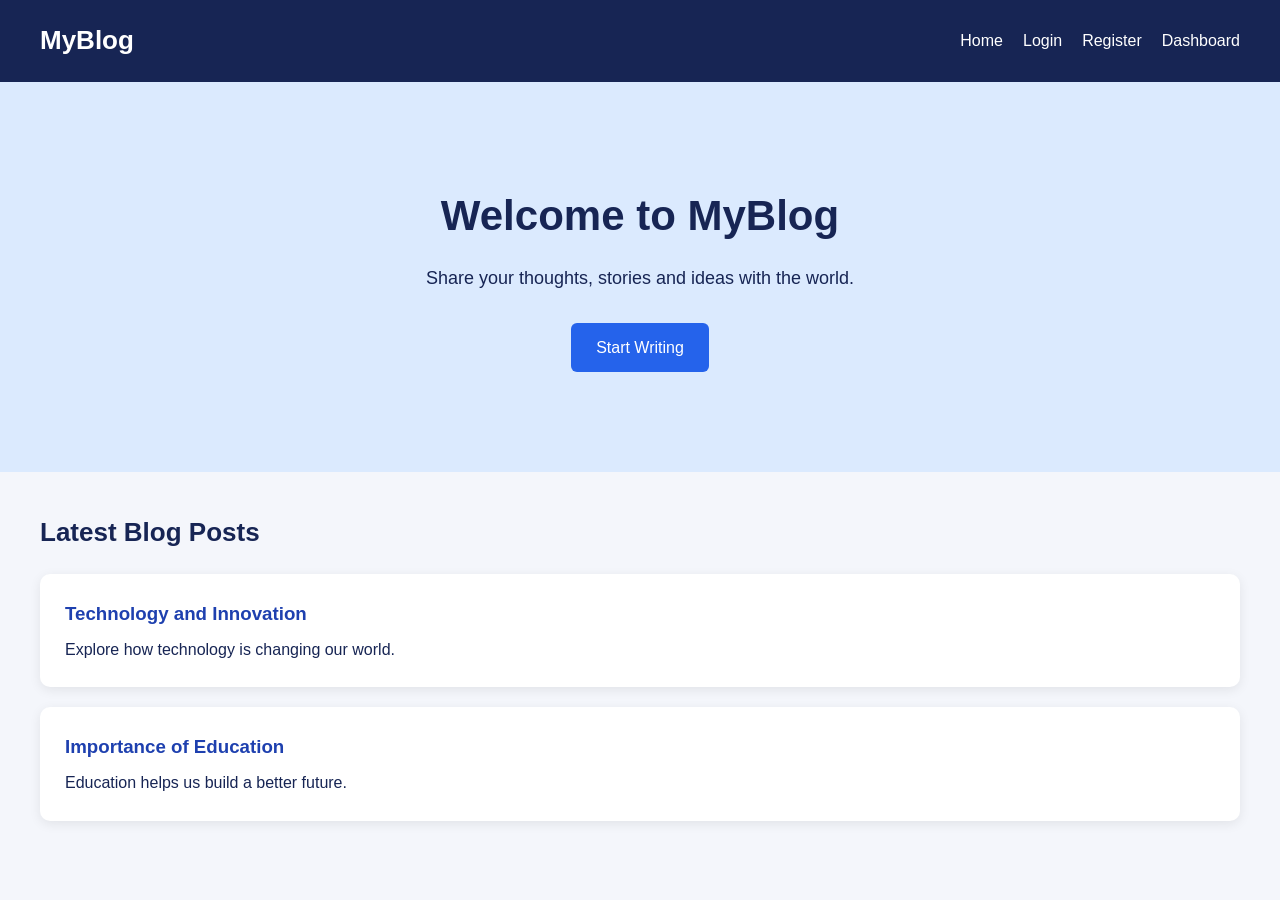
<file: index.html>
<!doctype html>
<html lang="en">
  <head>
    <meta charset="UTF-8" />
    <meta name="viewport" content="width=device-width, initial-scale=1.0" />
    <title>MyBlog - Home</title>
    <link rel="stylesheet" href="style.css" />
  </head>
  <body>
    <header>
      <h2>MyBlog</h2>
      <nav>
        <a href="index.html">Home</a>
        <a href="login.html">Login</a>
        <a href="register.html">Register</a>
        <a href="dashboard.html">Dashboard</a>
      </nav>
    </header>

    <section class="hero">
      <h1>Welcome to MyBlog</h1>
      <p>Share your thoughts, stories and ideas with the world.</p>
      <a href="create-blog.html" class="btn">Start Writing</a>
    </section>

    <section class="blogs">
      <h2>Latest Blog Posts</h2>

      <div class="blog-card">
        <h3>Technology and Innovation</h3>
        <p>Explore how technology is changing our world.</p>
      </div>

      <div class="blog-card">
        <h3>Importance of Education</h3>
        <p>Education helps us build a better future.</p>
      </div>
    </section>

    <script src="script.js"></script>
  </body>
</html>
</file>
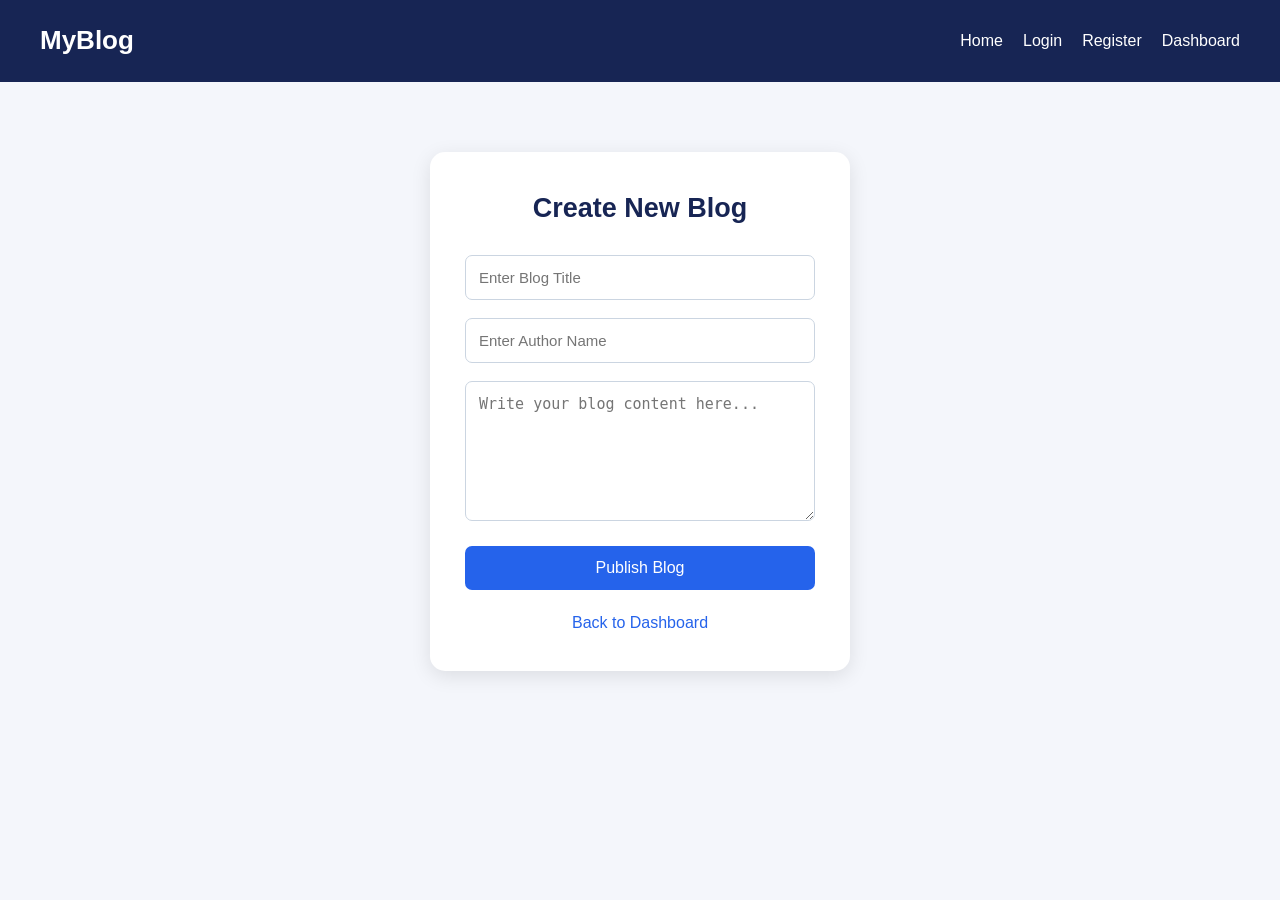
<file: create-blog.html>
<!doctype html>
<html lang="en">
  <head>
    <meta charset="UTF-8" />
    <meta name="viewport" content="width=device-width, initial-scale=1.0" />
    <title>MyBlog - Create Blog</title>
    <link rel="stylesheet" href="style.css" />
  </head>
  <body>
    <header>
      <h2>MyBlog</h2>
      <nav>
        <a href="index.html">Home</a>
        <a href="login.html">Login</a>
        <a href="register.html">Register</a>
        <a href="dashboard.html">Dashboard</a>
      </nav>
    </header>

    <div class="form-container">
      <h2>Create New Blog</h2>

      <form id="blogForm">
        <input
          type="text"
          id="blogTitle"
          placeholder="Enter Blog Title"
          required
        />

        <input
          type="text"
          id="author"
          placeholder="Enter Author Name"
          required
        />

        <textarea
          id="blogContent"
          placeholder="Write your blog content here..."
          required
        ></textarea>

        <button type="submit">Publish Blog</button>
      </form>

      <p>
        <a href="dashboard.html">Back to Dashboard</a>
      </p>
    </div>

    <script src="script.js"></script>
  </body>
</html>
</file>
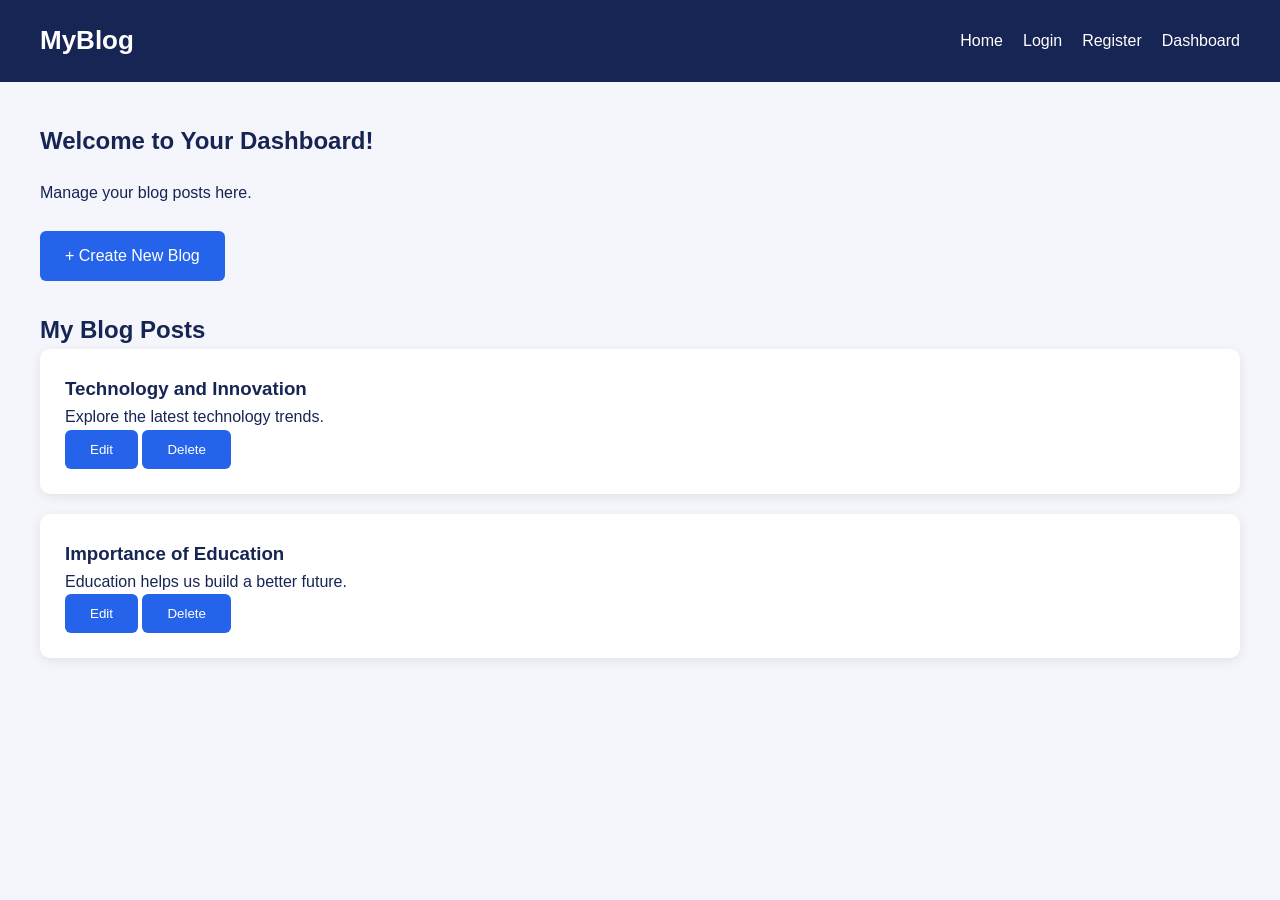
<file: dashboard.html>
<!doctype html>
<html lang="en">
  <head>
    <meta charset="UTF-8" />
    <meta name="viewport" content="width=device-width, initial-scale=1.0" />
    <title>MyBlog - Dashboard</title>
    <link rel="stylesheet" href="style.css" />
  </head>
  <body>
    <header>
      <h2>MyBlog</h2>
      <nav>
        <a href="index.html">Home</a>
        <a href="login.html">Login</a>
        <a href="register.html">Register</a>
        <a href="dashboard.html">Dashboard</a>
      </nav>
    </header>

    <section class="dashboard">
      <h1>Welcome to Your Dashboard!</h1>
      <p>Manage your blog posts here.</p>

      <br />

      <a href="create-blog.html" class="btn"> + Create New Blog </a>

      <h2 style="margin-top: 30px">My Blog Posts</h2>

      <div class="dashboard-card">
        <h3>Technology and Innovation</h3>
        <p>Explore the latest technology trends.</p>
        <button class="btn">Edit</button>
        <button class="btn">Delete</button>
      </div>

      <div class="dashboard-card">
        <h3>Importance of Education</h3>
        <p>Education helps us build a better future.</p>
        <button class="btn">Edit</button>
        <button class="btn">Delete</button>
      </div>
    </section>

    <script src="script.js"></script>
  </body>
</html>
</file>
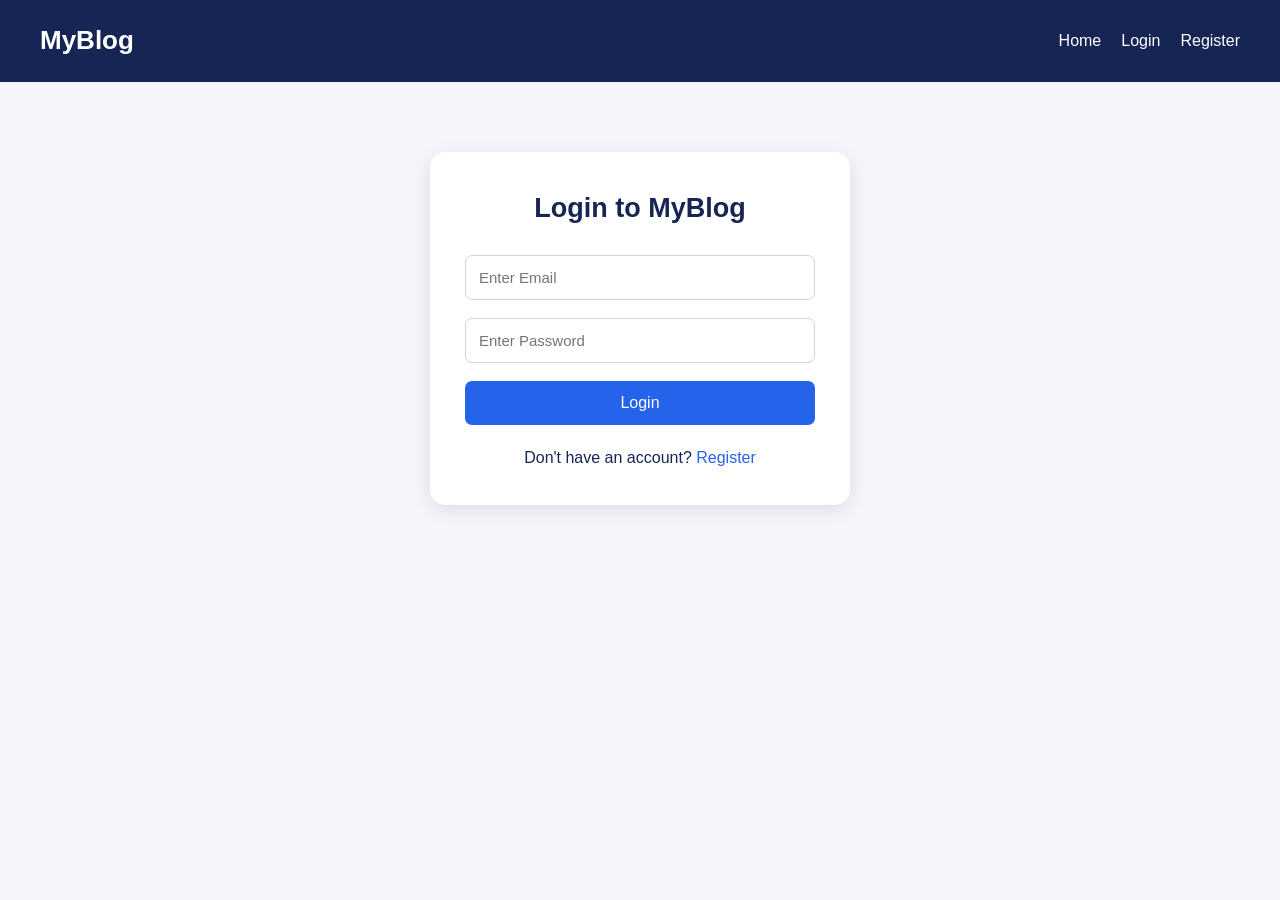
<file: login.html>
<!doctype html>
<html lang="en">
  <head>
    <meta charset="UTF-8" />
    <meta name="viewport" content="width=device-width, initial-scale=1.0" />
    <title>MyBlog - Login</title>
    <link rel="stylesheet" href="style.css" />
  </head>
  <body>
    <header>
      <h2>MyBlog</h2>
      <nav>
        <a href="index.html">Home</a>
        <a href="login.html">Login</a>
        <a href="register.html">Register</a>
      </nav>
    </header>

    <div class="form-container">
      <h2>Login to MyBlog</h2>

      <form id="loginForm">
        <input type="email" id="email" placeholder="Enter Email" required />

        <input
          type="password"
          id="password"
          placeholder="Enter Password"
          required
        />

        <button type="submit">Login</button>
      </form>

      <p>
        Don't have an account?
        <a href="register.html">Register</a>
      </p>
    </div>

    <script src="script.js"></script>
  </body>
</html>
</file>
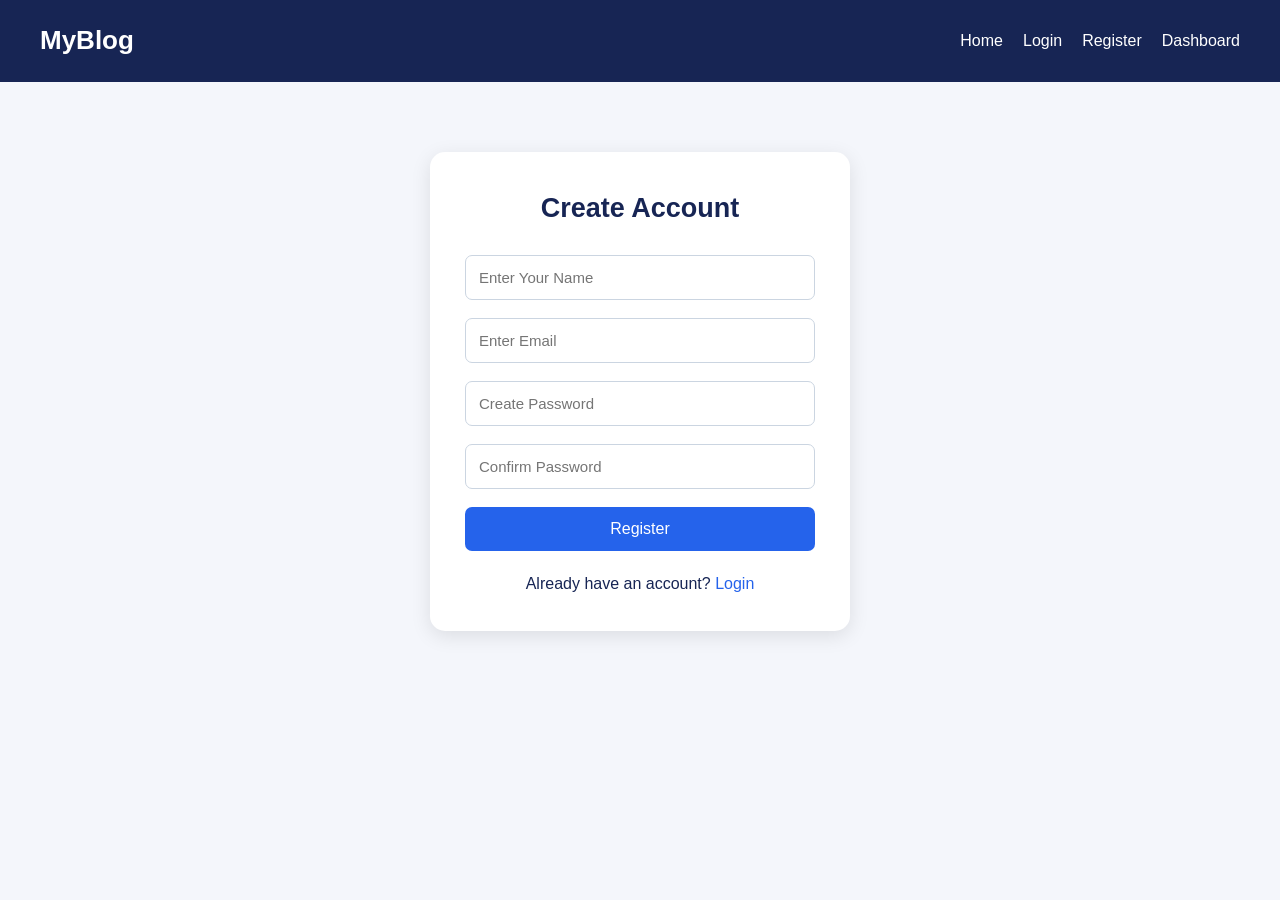
<file: register.html>
<!doctype html>
<html lang="en">
  <head>
    <meta charset="UTF-8" />
    <meta name="viewport" content="width=device-width, initial-scale=1.0" />
    <title>MyBlog - Register</title>
    <link rel="stylesheet" href="style.css" />
  </head>
  <body>
    <header>
      <h2>MyBlog</h2>
      <nav>
        <a href="index.html">Home</a>
        <a href="login.html">Login</a>
        <a href="register.html">Register</a>
        <a href="dashboard.html">Dashboard</a>
      </nav>
    </header>

    <div class="form-container">
      <h2>Create Account</h2>

      <form id="registerForm">
        <input type="text" id="name" placeholder="Enter Your Name" required />

        <input type="email" id="email" placeholder="Enter Email" required />

        <input
          type="password"
          id="password"
          placeholder="Create Password"
          required
        />

        <input
          type="password"
          id="confirmPassword"
          placeholder="Confirm Password"
          required
        />

        <button type="submit">Register</button>
      </form>

      <p>
        Already have an account?
        <a href="login.html">Login</a>
      </p>
    </div>

    <script src="script.js"></script>
  </body>
</html>
</file>
<file: style.css>
/* GLOBAL SETTINGS */
* {
  margin: 0;
  padding: 0;
  box-sizing: border-box;
}

body {
  font-family: Arial, sans-serif;
  background: #f4f6fb;
  color: #172554;
  line-height: 1.6;
}

/* HEADER */
header {
  background: #172554;
  color: white;
  padding: 20px 40px;
  display: flex;
  justify-content: space-between;
  align-items: center;
  flex-wrap: wrap;
}

header h2 {
  font-size: 26px;
}

nav {
  display: flex;
  flex-wrap: wrap;
  gap: 20px;
}

nav a {
  color: white;
  text-decoration: none;
  font-size: 16px;
  transition: 0.3s;
}

nav a:hover {
  color: #93c5fd;
}

/* HOME HERO SECTION */
.hero {
  text-align: center;
  padding: 100px 20px;
  background: #dbeafe;
}

.hero h1 {
  font-size: 42px;
  margin-bottom: 15px;
}

.hero p {
  font-size: 18px;
  margin-bottom: 30px;
}

/* BUTTON */
.btn {
  display: inline-block;
  background: #2563eb;
  color: white;
  padding: 12px 25px;
  border-radius: 6px;
  text-decoration: none;
  border: none;
  cursor: pointer;
  transition: 0.3s;
}

.btn:hover {
  background: #1d4ed8;
}

/* BLOG SECTION */
.blogs {
  padding: 40px;
}

.blogs h2 {
  font-size: 26px;
  margin-bottom: 20px;
}

.blog-card {
  background: white;
  padding: 25px;
  margin-bottom: 20px;
  border-radius: 10px;
  box-shadow: 0 3px 12px rgba(0, 0, 0, 0.08);
}

.blog-card h3 {
  margin-bottom: 8px;
  color: #1e40af;
}

/* FORM CONTAINER */
.form-container {
  width: 420px;
  max-width: 92%;
  margin: 70px auto;
  padding: 35px;
  background: white;
  border-radius: 15px;
  box-shadow: 0 5px 20px rgba(0, 0, 0, 0.1);
  text-align: center;
}

.form-container h2 {
  font-size: 27px;
  margin-bottom: 25px;
}

/* INPUT FIELDS */
.form-container input,
.form-container textarea {
  width: 100%;
  padding: 13px;
  margin-bottom: 18px;
  border: 1px solid #cbd5e1;
  border-radius: 7px;
  font-size: 15px;
  outline: none;
}

.form-container input:focus,
.form-container textarea:focus {
  border-color: #2563eb;
}

/* TEXTAREA */
.form-container textarea {
  height: 140px;
  resize: vertical;
}

/* FORM BUTTON */
.form-container button {
  width: 100%;
  padding: 13px;
  background: #2563eb;
  color: white;
  border: none;
  border-radius: 7px;
  font-size: 16px;
  cursor: pointer;
  transition: 0.3s;
}

.form-container button:hover {
  background: #1d4ed8;
}

/* FORM LINKS */
.form-container p {
  margin-top: 20px;
}

.form-container a {
  color: #2563eb;
  text-decoration: none;
}

.form-container a:hover {
  text-decoration: underline;
}

/* DASHBOARD */
.dashboard {
  padding: 40px;
}

.dashboard h1 {
  margin-bottom: 20px;
}

.dashboard-card {
  background: white;
  padding: 25px;
  margin-bottom: 20px;
  border-radius: 10px;
  box-shadow: 0 3px 12px rgba(0, 0, 0, 0.08);
}

/* RESPONSIVE DESIGN */
@media (max-width: 600px) {
  header {
    padding: 20px;
    flex-direction: column;
    gap: 15px;
  }

  nav {
    justify-content: center;
    gap: 12px;
  }

  .hero {
    padding: 65px 15px;
  }

  .hero h1 {
    font-size: 30px;
  }

  .blogs,
  .dashboard {
    padding: 20px;
  }

  .form-container {
    margin: 40px auto;
    padding: 25px;
  }
}

/* RESPONSIVE DESIGN */

/* TABLET */
@media screen and (max-width: 768px) {
  header {
    padding: 18px 20px;
    flex-direction: column;
    gap: 15px;
  }

  nav {
    justify-content: center;
    flex-wrap: wrap;
  }

  .hero {
    padding: 70px 15px;
  }

  .hero h1 {
    font-size: 32px;
  }

  .blogs,
  .dashboard {
    padding: 25px 18px;
  }

  .form-container {
    width: 90%;
  }
}

/* MOBILE */
@media screen and (max-width: 480px) {
  header h2 {
    font-size: 23px;
  }

  nav {
    gap: 12px;
  }

  nav a {
    font-size: 14px;
    margin: 0;
  }

  .hero {
    padding: 55px 15px;
  }

  .hero h1 {
    font-size: 27px;
  }

  .hero p {
    font-size: 15px;
  }

  .blogs h2,
  .dashboard h2 {
    font-size: 22px;
  }

  .blog-card,
  .dashboard-card {
    padding: 18px;
    overflow-wrap: anywhere;
  }

  .form-container {
    width: 92%;
    margin: 35px auto;
    padding: 22px;
  }

  .form-container h2 {
    font-size: 23px;
  }

  .form-container input,
  .form-container textarea {
    font-size: 14px;
  }

  .btn {
    padding: 11px 18px;
  }
}
</file>
